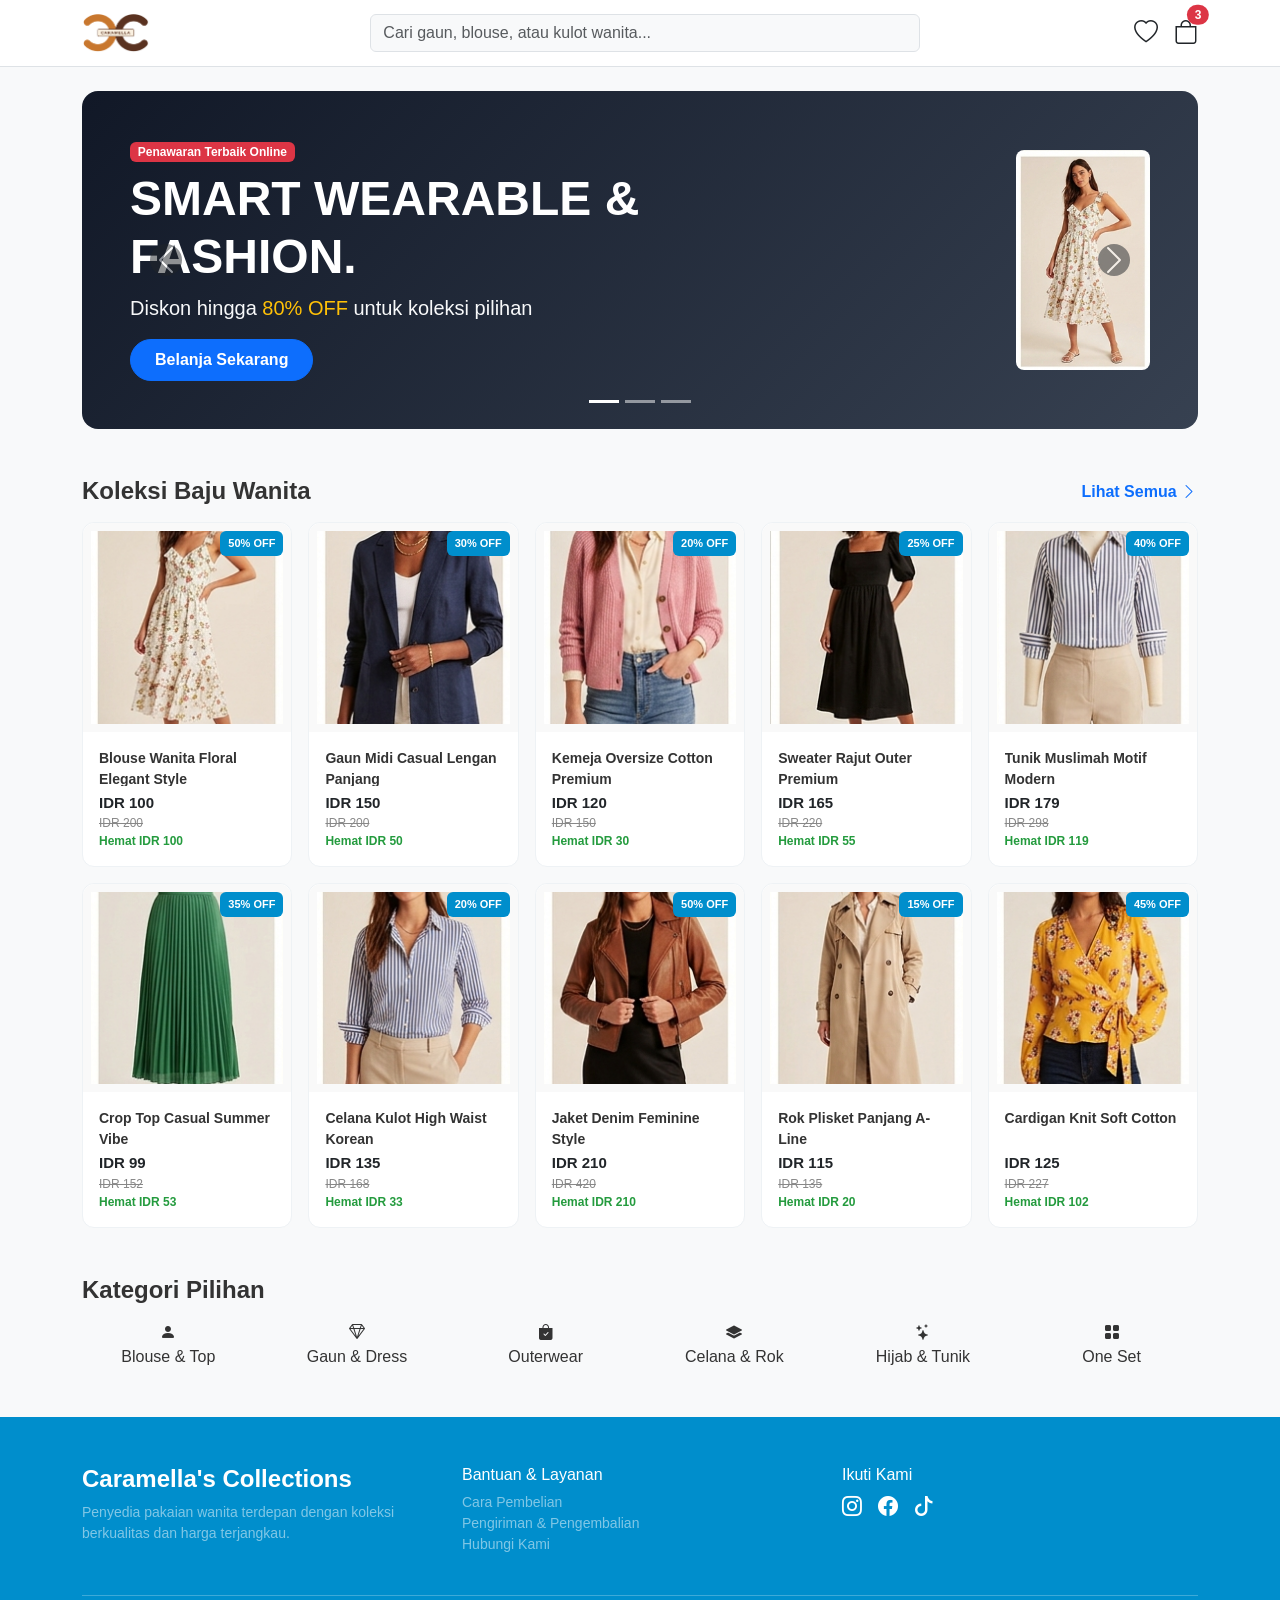
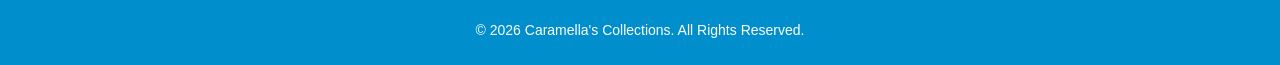
<file: caramella/index.html>
<!DOCTYPE html>
<html lang="id">
<head>
    <meta charset="UTF-8">
    <meta name="viewport" content="width=device-width, initial-scale=1.0">
    <title>Caramella's Collections - Toko Baju Wanita</title>
    
    <!-- Plugin Bootstrap Local CSS -->
    <link rel="stylesheet" href="assets/plugins/bootstrap/css/bootstrap.min.css">
    <!-- Bootstrap Icons CDN -->
    <link rel="stylesheet" href="https://cdn.jsdelivr.net/npm/bootstrap-icons@1.10.5/font/bootstrap-icons.css">
    <!-- Custom CSS -->
    <link rel="stylesheet" href="assets/css/style.css">
</head>
<body>

    <!-- 1. Header / Navbar -->
    <nav class="navbar navbar-expand-lg navbar-light bg-white border-bottom sticky-top">
        <div class="container">
            <a class="navbar-brand d-flex align-items-center gap-2" href="index.html">
                <img src="assets/img/logo.png" alt="Caramella's Collections Logo" height="40" class="d-inline-block align-text-top">
            </a>
            <form class="d-flex mx-auto w-50 d-none d-lg-flex">
                <input class="form-control me-2 bg-light" type="search" placeholder="Cari gaun, blouse, atau kulot wanita...">
            </form>
            <div class="d-flex align-items-center gap-3">
                <!-- Link Ke Favorit -->
                <a href="favorit.html" class="text-dark"><i class="bi bi-heart fs-4"></i></a>
                <!-- Link Ke Daftar Belanjaan -->
                <a href="pesanan.html" class="text-dark position-relative">
                    <i class="bi bi-bag fs-4"></i>
                    <span class="position-absolute top-0 start-100 translate-middle badge rounded-pill bg-danger">3</span>
                </a>
            </div>
        </div>
    </nav>

    <div class="container my-4">

        <!-- 2. Hero Banner Carousel -->
        <div id="heroCarousel" class="carousel slide mb-5 hero-banner rounded-4 overflow-hidden" data-bs-ride="carousel" style="background: linear-gradient(135deg, #111827 0%, #374151 100%);">
            <!-- Indikator Slide -->
            <div class="carousel-indicators">
                <button type="button" data-bs-target="#heroCarousel" data-bs-slide-to="0" class="active" aria-current="true" aria-label="Slide 1"></button>
                <button type="button" data-bs-target="#heroCarousel" data-bs-slide-to="1" aria-label="Slide 2"></button>
                <button type="button" data-bs-target="#heroCarousel" data-bs-slide-to="2" aria-label="Slide 3"></button>
            </div>

            <div class="carousel-inner p-4 p-md-5">
                <!-- Slide 1 -->
                <div class="carousel-item active">
                    <div class="row align-items-center">
                        <div class="col-md-8 text-white">
                            <span class="badge bg-danger mb-2">Penawaran Terbaik Online</span>
                            <h1 class="fw-bold display-5">SMART WEARABLE & FASHION.</h1>
                            <p class="lead text-light">Diskon hingga <strong class="text-warning">80% OFF</strong> untuk koleksi pilihan</p>
                            <a href="#" class="btn btn-primary px-4 py-2 rounded-pill fw-semibold">Belanja Sekarang</a>
                        </div>
                        <div class="col-md-4 text-end d-none d-md-block">
                            <img src="assets/img/barang1.png" alt="Promo 1" class="img-fluid rounded-3" style="max-height: 220px; object-fit: contain;">
                        </div>
                    </div>
                </div>

                <!-- Slide 2 -->
                <div class="carousel-item">
                    <div class="row align-items-center">
                        <div class="col-md-8 text-white">
                            <span class="badge bg-danger mb-2">Special Season</span>
                            <h1 class="fw-bold display-5">KOLEKSI WANITA ELEGUS.</h1>
                            <p class="lead text-light">Tampil menawan dengan tren busana terbaru tahun ini.</p>
                            <a href="#" class="btn btn-primary px-4 py-2 rounded-pill fw-semibold">Lihat Koleksi</a>
                        </div>
                        <div class="col-md-4 text-end d-none d-md-block">
                            <img src="assets/img/barang2.png" alt="Promo 2" class="img-fluid rounded-3" style="max-height: 220px; object-fit: contain;">
                        </div>
                    </div>
                </div>

                <!-- Slide 3 -->
                <div class="carousel-item">
                    <div class="row align-items-center">
                        <div class="col-md-8 text-white">
                            <span class="badge bg-danger mb-2">Flash Sale</span>
                            <h1 class="fw-bold display-5">NEW ARRIVAL DRESS.</h1>
                            <p class="lead text-light">Dapatkan potongan harga spesial khusus hari ini.</p>
                            <a href="#" class="btn btn-primary px-4 py-2 rounded-pill fw-semibold">Ambil Promo</a>
                        </div>
                        <div class="col-md-4 text-end d-none d-md-block">
                            <img src="assets/img/barang3.png" alt="Promo 3" class="img-fluid rounded-3" style="max-height: 220px; object-fit: contain;">
                        </div>
                    </div>
                </div>
            </div>

            <!-- Navigasi Kiri & Kanan -->
            <button class="carousel-control-prev" type="button" data-bs-target="#heroCarousel" data-bs-slide="prev">
                <span class="carousel-control-prev-icon bg-dark rounded-circle p-3" aria-hidden="true"></span>
                <span class="visually-hidden">Previous</span>
            </button>
            <button class="carousel-control-next" type="button" data-bs-target="#heroCarousel" data-bs-slide="next">
                <span class="carousel-control-next-icon bg-dark rounded-circle p-3" aria-hidden="true"></span>
                <span class="visually-hidden">Next</span>
            </button>
        </div>

        <!-- 3. Katalog Baju Wanita -->
        <div class="mb-5">
            <div class="d-flex justify-content-between align-items-center mb-3">
                <h2 class="h4 fw-bold mb-0">Koleksi Baju Wanita</h2>
                <button type="button" id="btnLihatSemua" class="btn btn-link text-primary text-decoration-none fw-semibold p-0">
                    Lihat Semua <i class="bi bi-chevron-right" id="iconLihatSemua"></i>
                </button>
            </div>

            <div class="row g-3" id="productGrid">
                
                <!-- 10 Produk Pertama (Langsung Tampil) -->
                <!-- Barang 1 -->
                <div class="col-6 col-lg-2-4">
                    <a href="produk.html" class="text-decoration-none">
                        <div class="product-card">
                            <span class="badge-discount">50% OFF</span>
                            <div class="product-img-wrapper"><img src="assets/img/barang1.png" alt="Barang 1"></div>
                            <div class="p-3">
                                <div class="product-title">Blouse Wanita Floral Elegant Style</div>
                                <div class="product-price text-dark">IDR 100</div>
                                <div class="product-old-price">IDR 200</div>
                                <div class="product-save">Hemat IDR 100</div>
                            </div>
                        </div>
                    </a>
                </div>

                <!-- Barang 2 -->
                <div class="col-6 col-lg-2-4">
                    <a href="produk.html" class="text-decoration-none">
                        <div class="product-card">
                            <span class="badge-discount">30% OFF</span>
                            <div class="product-img-wrapper"><img src="assets/img/barang2.png" alt="Barang 2"></div>
                            <div class="p-3">
                                <div class="product-title">Gaun Midi Casual Lengan Panjang</div>
                                <div class="product-price text-dark">IDR 150</div>
                                <div class="product-old-price">IDR 200</div>
                                <div class="product-save">Hemat IDR 50</div>
                            </div>
                        </div>
                    </a>
                </div>

                <!-- Barang 3 -->
                <div class="col-6 col-lg-2-4">
                    <a href="produk.html" class="text-decoration-none">
                        <div class="product-card">
                            <span class="badge-discount">20% OFF</span>
                            <div class="product-img-wrapper"><img src="assets/img/barang3.png" alt="Barang 3"></div>
                            <div class="p-3">
                                <div class="product-title">Kemeja Oversize Cotton Premium</div>
                                <div class="product-price text-dark">IDR 120</div>
                                <div class="product-old-price">IDR 150</div>
                                <div class="product-save">Hemat IDR 30</div>
                            </div>
                        </div>
                    </a>
                </div>

                <!-- Barang 4 -->
                <div class="col-6 col-lg-2-4">
                    <a href="produk.html" class="text-decoration-none">
                        <div class="product-card">
                            <span class="badge-discount">25% OFF</span>
                            <div class="product-img-wrapper"><img src="assets/img/barang4.png" alt="Barang 4"></div>
                            <div class="p-3">
                                <div class="product-title">Sweater Rajut Outer Premium</div>
                                <div class="product-price text-dark">IDR 165</div>
                                <div class="product-old-price">IDR 220</div>
                                <div class="product-save">Hemat IDR 55</div>
                            </div>
                        </div>
                    </a>
                </div>

                <!-- Barang 5 -->
                <div class="col-6 col-lg-2-4">
                    <a href="produk.html" class="text-decoration-none">
                        <div class="product-card">
                            <span class="badge-discount">40% OFF</span>
                            <div class="product-img-wrapper"><img src="assets/img/barang5.png" alt="Barang 5"></div>
                            <div class="p-3">
                                <div class="product-title">Tunik Muslimah Motif Modern</div>
                                <div class="product-price text-dark">IDR 179</div>
                                <div class="product-old-price">IDR 298</div>
                                <div class="product-save">Hemat IDR 119</div>
                            </div>
                        </div>
                    </a>
                </div>

                <!-- Barang 6 -->
                <div class="col-6 col-lg-2-4">
                    <a href="produk.html" class="text-decoration-none">
                        <div class="product-card">
                            <span class="badge-discount">35% OFF</span>
                            <div class="product-img-wrapper"><img src="assets/img/barang6.png" alt="Barang 6"></div>
                            <div class="p-3">
                                <div class="product-title">Crop Top Casual Summer Vibe</div>
                                <div class="product-price text-dark">IDR 99</div>
                                <div class="product-old-price">IDR 152</div>
                                <div class="product-save">Hemat IDR 53</div>
                            </div>
                        </div>
                    </a>
                </div>

                <!-- Barang 7 -->
                <div class="col-6 col-lg-2-4">
                    <a href="produk.html" class="text-decoration-none">
                        <div class="product-card">
                            <span class="badge-discount">20% OFF</span>
                            <div class="product-img-wrapper"><img src="assets/img/barang7.png" alt="Barang 7"></div>
                            <div class="p-3">
                                <div class="product-title">Celana Kulot High Waist Korean</div>
                                <div class="product-price text-dark">IDR 135</div>
                                <div class="product-old-price">IDR 168</div>
                                <div class="product-save">Hemat IDR 33</div>
                            </div>
                        </div>
                    </a>
                </div>

                <!-- Barang 8 -->
                <div class="col-6 col-lg-2-4">
                    <a href="produk.html" class="text-decoration-none">
                        <div class="product-card">
                            <span class="badge-discount">50% OFF</span>
                            <div class="product-img-wrapper"><img src="assets/img/barang8.png" alt="Barang 8"></div>
                            <div class="p-3">
                                <div class="product-title">Jaket Denim Feminine Style</div>
                                <div class="product-price text-dark">IDR 210</div>
                                <div class="product-old-price">IDR 420</div>
                                <div class="product-save">Hemat IDR 210</div>
                            </div>
                        </div>
                    </a>
                </div>

                <!-- Barang 9 -->
                <div class="col-6 col-lg-2-4">
                    <a href="produk.html" class="text-decoration-none">
                        <div class="product-card">
                            <span class="badge-discount">15% OFF</span>
                            <div class="product-img-wrapper"><img src="assets/img/barang9.png" alt="Barang 9"></div>
                            <div class="p-3">
                                <div class="product-title">Rok Plisket Panjang A-Line</div>
                                <div class="product-price text-dark">IDR 115</div>
                                <div class="product-old-price">IDR 135</div>
                                <div class="product-save">Hemat IDR 20</div>
                            </div>
                        </div>
                    </a>
                </div>

                <!-- Barang 10 -->
                <div class="col-6 col-lg-2-4">
                    <a href="produk.html" class="text-decoration-none">
                        <div class="product-card">
                            <span class="badge-discount">45% OFF</span>
                            <div class="product-img-wrapper"><img src="assets/img/barang10.png" alt="Barang 10"></div>
                            <div class="p-3">
                                <div class="product-title">Cardigan Knit Soft Cotton</div>
                                <div class="product-price text-dark">IDR 125</div>
                                <div class="product-old-price">IDR 227</div>
                                <div class="product-save">Hemat IDR 102</div>
                            </div>
                        </div>
                    </a>
                </div>

                <!-- Produks Tambahan 11-24 (Tersembunyi via 'extra-product d-none') -->
                <!-- Barang 11 -->
                <div class="col-6 col-lg-2-4 extra-product d-none">
                    <a href="produk.html" class="text-decoration-none">
                        <div class="product-card">
                            <span class="badge-discount">30% OFF</span>
                            <div class="product-img-wrapper"><img src="assets/img/barang11.png" alt="Barang 11"></div>
                            <div class="p-3">
                                <div class="product-title">Dress Maxi Silk Formal Event</div>
                                <div class="product-price text-dark">IDR 249</div>
                                <div class="product-old-price">IDR 355</div>
                                <div class="product-save">Hemat IDR 106</div>
                            </div>
                        </div>
                    </a>
                </div>

                <!-- Barang 12 -->
                <div class="col-6 col-lg-2-4 extra-product d-none">
                    <a href="produk.html" class="text-decoration-none">
                        <div class="product-card">
                            <span class="badge-discount">50% OFF</span>
                            <div class="product-img-wrapper"><img src="assets/img/barang12.png" alt="Barang 12"></div>
                            <div class="p-3">
                                <div class="product-title">Setelan One Set Santai Casual</div>
                                <div class="product-price text-dark">IDR 159</div>
                                <div class="product-old-price">IDR 318</div>
                                <div class="product-save">Hemat IDR 159</div>
                            </div>
                        </div>
                    </a>
                </div>

                <!-- Barang 13 -->
                <div class="col-6 col-lg-2-4 extra-product d-none">
                    <a href="produk.html" class="text-decoration-none">
                        <div class="product-card">
                            <span class="badge-discount">20% OFF</span>
                            <div class="product-img-wrapper"><img src="assets/img/barang1.png" alt="Barang 13"></div>
                            <div class="p-3">
                                <div class="product-title">Blouse Silk Satin Chic Style</div>
                                <div class="product-price text-dark">IDR 130</div>
                                <div class="product-old-price">IDR 160</div>
                                <div class="product-save">Hemat IDR 30</div>
                            </div>
                        </div>
                    </a>
                </div>

                <!-- Barang 14 -->
                <div class="col-6 col-lg-2-4 extra-product d-none">
                    <a href="produk.html" class="text-decoration-none">
                        <div class="product-card">
                            <span class="badge-discount">35% OFF</span>
                            <div class="product-img-wrapper"><img src="assets/img/barang2.png" alt="Barang 14"></div>
                            <div class="p-3">
                                <div class="product-title">Gaun Pesta Brokat Premium</div>
                                <div class="product-price text-dark">IDR 210</div>
                                <div class="product-old-price">IDR 320</div>
                                <div class="product-save">Hemat IDR 110</div>
                            </div>
                        </div>
                    </a>
                </div>

                <!-- Barang 15 -->
                <div class="col-6 col-lg-2-4 extra-product d-none">
                    <a href="produk.html" class="text-decoration-none">
                        <div class="product-card">
                            <span class="badge-discount">15% OFF</span>
                            <div class="product-img-wrapper"><img src="assets/img/barang3.png" alt="Barang 15"></div>
                            <div class="p-3">
                                <div class="product-title">Kemeja Linen Casual Summer</div>
                                <div class="product-price text-dark">IDR 140</div>
                                <div class="product-old-price">IDR 165</div>
                                <div class="product-save">Hemat IDR 25</div>
                            </div>
                        </div>
                    </a>
                </div>

                <!-- Barang 16 -->
                <div class="col-6 col-lg-2-4 extra-product d-none">
                    <a href="produk.html" class="text-decoration-none">
                        <div class="product-card">
                            <span class="badge-discount">40% OFF</span>
                            <div class="product-img-wrapper"><img src="assets/img/barang4.png" alt="Barang 16"></div>
                            <div class="p-3">
                                <div class="product-title">Sweater V-Neck Minimalist</div>
                                <div class="product-price text-dark">IDR 110</div>
                                <div class="product-old-price">IDR 183</div>
                                <div class="product-save">Hemat IDR 73</div>
                            </div>
                        </div>
                    </a>
                </div>

                <!-- Barang 17 -->
                <div class="col-6 col-lg-2-4 extra-product d-none">
                    <a href="produk.html" class="text-decoration-none">
                        <div class="product-card">
                            <span class="badge-discount">25% OFF</span>
                            <div class="product-img-wrapper"><img src="assets/img/barang5.png" alt="Barang 17"></div>
                            <div class="p-3">
                                <div class="product-title">Tunik Rayon Pattern Floral</div>
                                <div class="product-price text-dark">IDR 160</div>
                                <div class="product-old-price">IDR 213</div>
                                <div class="product-save">Hemat IDR 53</div>
                            </div>
                        </div>
                    </a>
                </div>

                <!-- Barang 18 -->
                <div class="col-6 col-lg-2-4 extra-product d-none">
                    <a href="produk.html" class="text-decoration-none">
                        <div class="product-card">
                            <span class="badge-discount">50% OFF</span>
                            <div class="product-img-wrapper"><img src="assets/img/barang6.png" alt="Barang 18"></div>
                            <div class="p-3">
                                <div class="product-title">Crop Top Ribbed Knit</div>
                                <div class="product-price text-dark">IDR 85</div>
                                <div class="product-old-price">IDR 170</div>
                                <div class="product-save">Hemat IDR 85</div>
                            </div>
                        </div>
                    </a>
                </div>

                <!-- Barang 19 -->
                <div class="col-6 col-lg-2-4 extra-product d-none">
                    <a href="produk.html" class="text-decoration-none">
                        <div class="product-card">
                            <span class="badge-discount">30% OFF</span>
                            <div class="product-img-wrapper"><img src="assets/img/barang7.png" alt="Barang 19"></div>
                            <div class="p-3">
                                <div class="product-title">Kulot Pleated Loose Pants</div>
                                <div class="product-price text-dark">IDR 145</div>
                                <div class="product-old-price">IDR 207</div>
                                <div class="product-save">Hemat IDR 62</div>
                            </div>
                        </div>
                    </a>
                </div>

                <!-- Barang 20 -->
                <div class="col-6 col-lg-2-4 extra-product d-none">
                    <a href="produk.html" class="text-decoration-none">
                        <div class="product-card">
                            <span class="badge-discount">20% OFF</span>
                            <div class="product-img-wrapper"><img src="assets/img/barang8.png" alt="Barang 20"></div>
                            <div class="p-3">
                                <div class="product-title">Jaket Parka Canvas Layer</div>
                                <div class="product-price text-dark">IDR 230</div>
                                <div class="product-old-price">IDR 287</div>
                                <div class="product-save">Hemat IDR 57</div>
                            </div>
                        </div>
                    </a>
                </div>

                <!-- Barang 21 -->
                <div class="col-6 col-lg-2-4 extra-product d-none">
                    <a href="produk.html" class="text-decoration-none">
                        <div class="product-card">
                            <span class="badge-discount">45% OFF</span>
                            <div class="product-img-wrapper"><img src="assets/img/barang9.png" alt="Barang 21"></div>
                            <div class="p-3">
                                <div class="product-title">Rok Span Office Wear</div>
                                <div class="product-price text-dark">IDR 105</div>
                                <div class="product-old-price">IDR 190</div>
                                <div class="product-save">Hemat IDR 85</div>
                            </div>
                        </div>
                    </a>
                </div>

                <!-- Barang 22 -->
                <div class="col-6 col-lg-2-4 extra-product d-none">
                    <a href="produk.html" class="text-decoration-none">
                        <div class="product-card">
                            <span class="badge-discount">10% OFF</span>
                            <div class="product-img-wrapper"><img src="assets/img/barang10.png" alt="Barang 22"></div>
                            <div class="p-3">
                                <div class="product-title">Cardigan Outwear Long Line</div>
                                <div class="product-price text-dark">IDR 135</div>
                                <div class="product-old-price">IDR 150</div>
                                <div class="product-save">Hemat IDR 15</div>
                            </div>
                        </div>
                    </a>
                </div>

                <!-- Barang 23 -->
                <div class="col-6 col-lg-2-4 extra-product d-none">
                    <a href="produk.html" class="text-decoration-none">
                        <div class="product-card">
                            <span class="badge-discount">35% OFF</span>
                            <div class="product-img-wrapper"><img src="assets/img/barang11.png" alt="Barang 23"></div>
                            <div class="p-3">
                                <div class="product-title">Dress Floral Vintage Look</div>
                                <div class="product-price text-dark">IDR 195</div>
                                <div class="product-old-price">IDR 300</div>
                                <div class="product-save">Hemat IDR 105</div>
                            </div>
                        </div>
                    </a>
                </div>

                <!-- Barang 24 -->
                <div class="col-6 col-lg-2-4 extra-product d-none">
                    <a href="produk.html" class="text-decoration-none">
                        <div class="product-card">
                            <span class="badge-discount">50% OFF</span>
                            <div class="product-img-wrapper"><img src="assets/img/barang12.png" alt="Barang 24"></div>
                            <div class="p-3">
                                <div class="product-title">Setelan Pajamas Linen Premium</div>
                                <div class="product-price text-dark">IDR 140</div>
                                <div class="product-old-price">IDR 280</div>
                                <div class="product-save">Hemat IDR 140</div>
                            </div>
                        </div>
                    </a>
                </div>

            </div>
        </div>

        <!-- 4. Kategori Pilihan -->
        <div class="mb-5">
            <h2 class="h4 fw-bold mb-3">Kategori Pilihan</h2>
            <div class="row text-center g-3">
                <div class="col-4 col-md-2">
                    <div class="category-circle"><i class="bi bi-person-fill"></i></div>
                    <div class="category-text">Blouse & Top</div>
                </div>
                <div class="col-4 col-md-2">
                    <div class="category-circle"><i class="bi bi-gem"></i></div>
                    <div class="category-text">Gaun & Dress</div>
                </div>
                <div class="col-4 col-md-2">
                    <div class="category-circle"><i class="bi bi-bag-check-fill"></i></div>
                    <div class="category-text">Outerwear</div>
                </div>
                <div class="col-4 col-md-2">
                    <div class="category-circle"><i class="bi bi-layers-fill"></i></div>
                    <div class="category-text">Celana & Rok</div>
                </div>
                <div class="col-4 col-md-2">
                    <div class="category-circle"><i class="bi bi-stars"></i></div>
                    <div class="category-text">Hijab & Tunik</div>
                </div>
                <div class="col-4 col-md-2">
                    <div class="category-circle"><i class="bi bi-grid-fill"></i></div>
                    <div class="category-text">One Set</div>
                </div>
            </div>
        </div>

    </div>

    <!-- 5. Footer -->
    <footer class="bg-primary text-white pt-5 pb-4 mt-5" style="background-color: var(--primary-color) !important;">
        <div class="container">
            <div class="row gy-4">
                <div class="col-md-4">
                    <h5 class="fw-bold fs-4">Caramella's Collections</h5>
                    <p class="small text-white-50">Penyedia pakaian wanita terdepan dengan koleksi berkualitas dan harga terjangkau.</p>
                </div>
                <div class="col-md-4">
                    <h6>Bantuan & Layanan</h6>
                    <ul class="list-unstyled small">
                        <li><a href="#" class="text-white-50 text-decoration-none">Cara Pembelian</a></li>
                        <li><a href="#" class="text-white-50 text-decoration-none">Pengiriman & Pengembalian</a></li>
                        <li><a href="#" class="text-white-50 text-decoration-none">Hubungi Kami</a></li>
                    </ul>
                </div>
                <div class="col-md-4">
                    <h6>Ikuti Kami</h6>
                    <div class="d-flex gap-3 fs-5">
                        <a href="#" class="text-white"><i class="bi bi-instagram"></i></a>
                        <a href="#" class="text-white"><i class="bi bi-facebook"></i></a>
                        <a href="#" class="text-white"><i class="bi bi-tiktok"></i></a>
                    </div>
                </div>
            </div>
            <hr class="border-light opacity-25 my-4">
            <p class="text-center small mb-0">&copy; 2026 Caramella's Collections. All Rights Reserved.</p>
        </div>
    </footer>

    <!-- Plugin JS Bootstrap Local & Custom Main JS -->
    <script src="assets/plugins/bootstrap/js/bootstrap.bundle.min.js"></script>
    <script src="assets/js/main.js"></script>
</body>
</html>
</file>
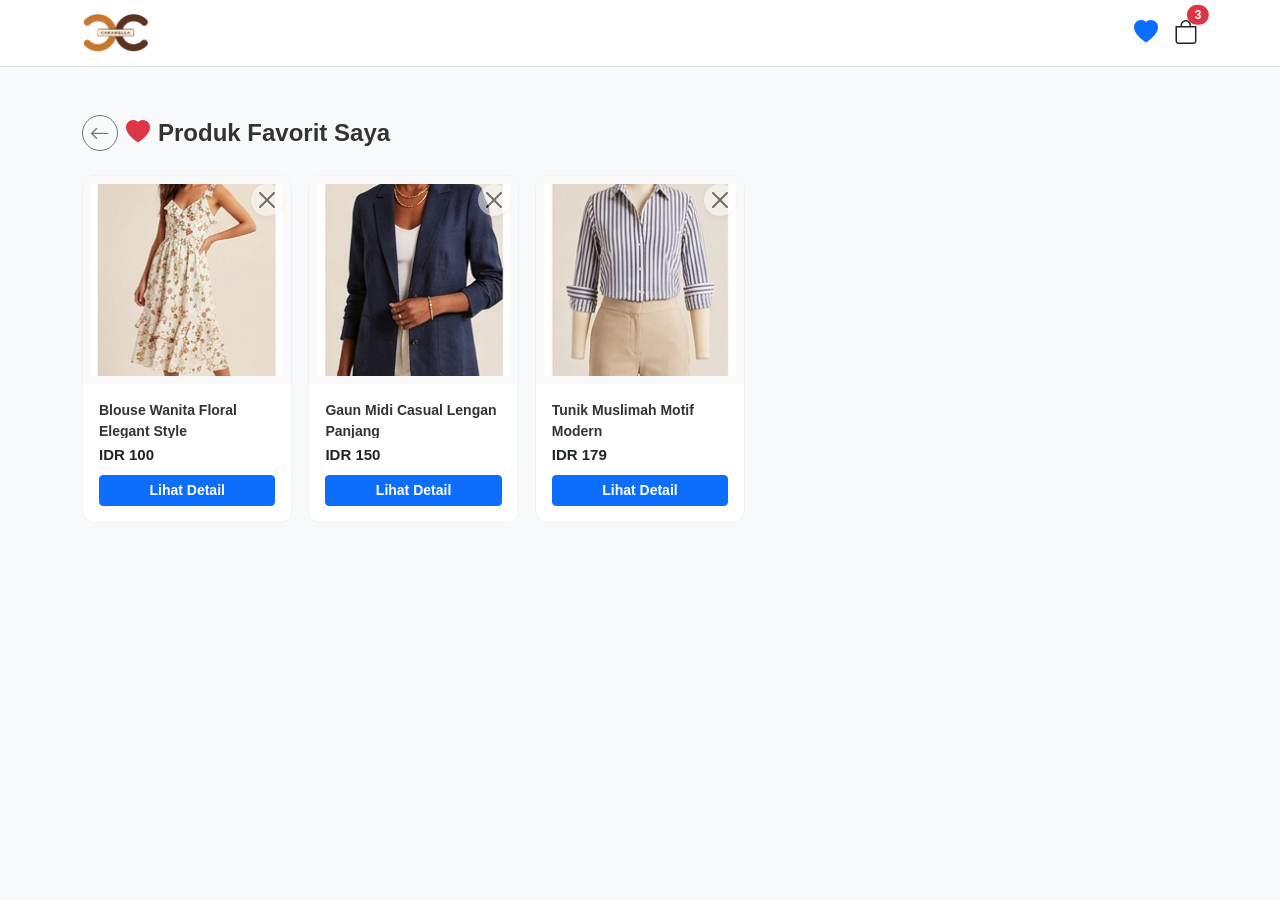
<file: caramella/favorit.html>
<!DOCTYPE html>
<html lang="id">
<head>
    <meta charset="UTF-8">
    <meta name="viewport" content="width=device-width, initial-scale=1.0">
    <title>Favorit Saya - Caramella's Collections</title>
    <!-- Plugin Bootstrap Local CSS -->
    <link rel="stylesheet" href="assets/plugins/bootstrap/css/bootstrap.min.css">
    <!-- Bootstrap Icons -->
    <link rel="stylesheet" href="https://cdn.jsdelivr.net/npm/bootstrap-icons@1.10.5/font/bootstrap-icons.css">
    <!-- Custom CSS -->
    <link rel="stylesheet" href="assets/css/style.css">
</head>
<body class="bg-light">

    <!-- Navbar -->
    <nav class="navbar navbar-expand-lg navbar-light bg-white border-bottom sticky-top">
        <div class="container">
            <a class="navbar-brand d-flex align-items-center gap-2" href="index.html">
                <img src="assets/img/logo.png" alt="Caramella Logo" height="40">
            </a>
            <div class="d-flex align-items-center gap-3">
                <a href="favorit.html" class="text-primary"><i class="bi bi-heart-fill fs-4"></i></a>
                <a href="pesanan.html" class="text-dark position-relative">
                    <i class="bi bi-bag fs-4"></i>
                    <span class="position-absolute top-0 start-100 translate-middle badge rounded-pill bg-danger">3</span>
                </a>
            </div>
        </div>
    </nav>

    <div class="container my-5">
        <div class="d-flex align-items-center gap-2 mb-4">
            <a href="index.html" class="btn btn-outline-secondary btn-sm rounded-circle d-flex align-items-center justify-content-center" style="width: 36px; height: 36px;">
                <i class="bi bi-arrow-left fs-5"></i>
            </a>
            <h4 class="fw-bold m-0"><i class="bi bi-heart-fill text-danger me-2"></i>Produk Favorit Saya</h4>
        </div>

        <div class="row g-3">
            <!-- Item Favorit 1 -->
            <div class="col-6 col-lg-2-4">
                <div class="product-card">
                    <button type="button" class="btn-close position-absolute top-0 end-0 m-2 z-3 bg-white p-2 rounded-circle shadow-sm" aria-label="Remove"></button>
                    <div class="product-img-wrapper">
                        <img src="assets/img/barang1.png" alt="Barang 1">
                    </div>
                    <div class="p-3">
                        <div class="product-title">Blouse Wanita Floral Elegant Style</div>
                        <div class="product-price text-dark mb-2">IDR 100</div>
                        <a href="produk.html" class="btn btn-primary btn-sm w-100 fw-semibold">Lihat Detail</a>
                    </div>
                </div>
            </div>

            <!-- Item Favorit 2 -->
            <div class="col-6 col-lg-2-4">
                <div class="product-card">
                    <button type="button" class="btn-close position-absolute top-0 end-0 m-2 z-3 bg-white p-2 rounded-circle shadow-sm" aria-label="Remove"></button>
                    <div class="product-img-wrapper">
                        <img src="assets/img/barang2.png" alt="Barang 2">
                    </div>
                    <div class="p-3">
                        <div class="product-title">Gaun Midi Casual Lengan Panjang</div>
                        <div class="product-price text-dark mb-2">IDR 150</div>
                        <a href="produk.html" class="btn btn-primary btn-sm w-100 fw-semibold">Lihat Detail</a>
                    </div>
                </div>
            </div>

            <!-- Item Favorit 3 -->
            <div class="col-6 col-lg-2-4">
                <div class="product-card">
                    <button type="button" class="btn-close position-absolute top-0 end-0 m-2 z-3 bg-white p-2 rounded-circle shadow-sm" aria-label="Remove"></button>
                    <div class="product-img-wrapper">
                        <img src="assets/img/barang5.png" alt="Barang 5">
                    </div>
                    <div class="p-3">
                        <div class="product-title">Tunik Muslimah Motif Modern</div>
                        <div class="product-price text-dark mb-2">IDR 179</div>
                        <a href="produk.html" class="btn btn-primary btn-sm w-100 fw-semibold">Lihat Detail</a>
                    </div>
                </div>
            </div>
        </div>
    </div>

    <script src="assets/plugins/bootstrap/js/bootstrap.bundle.min.js"></script>
    <script src="assets/js/main.js"></script>
</body>
</html>
</file>
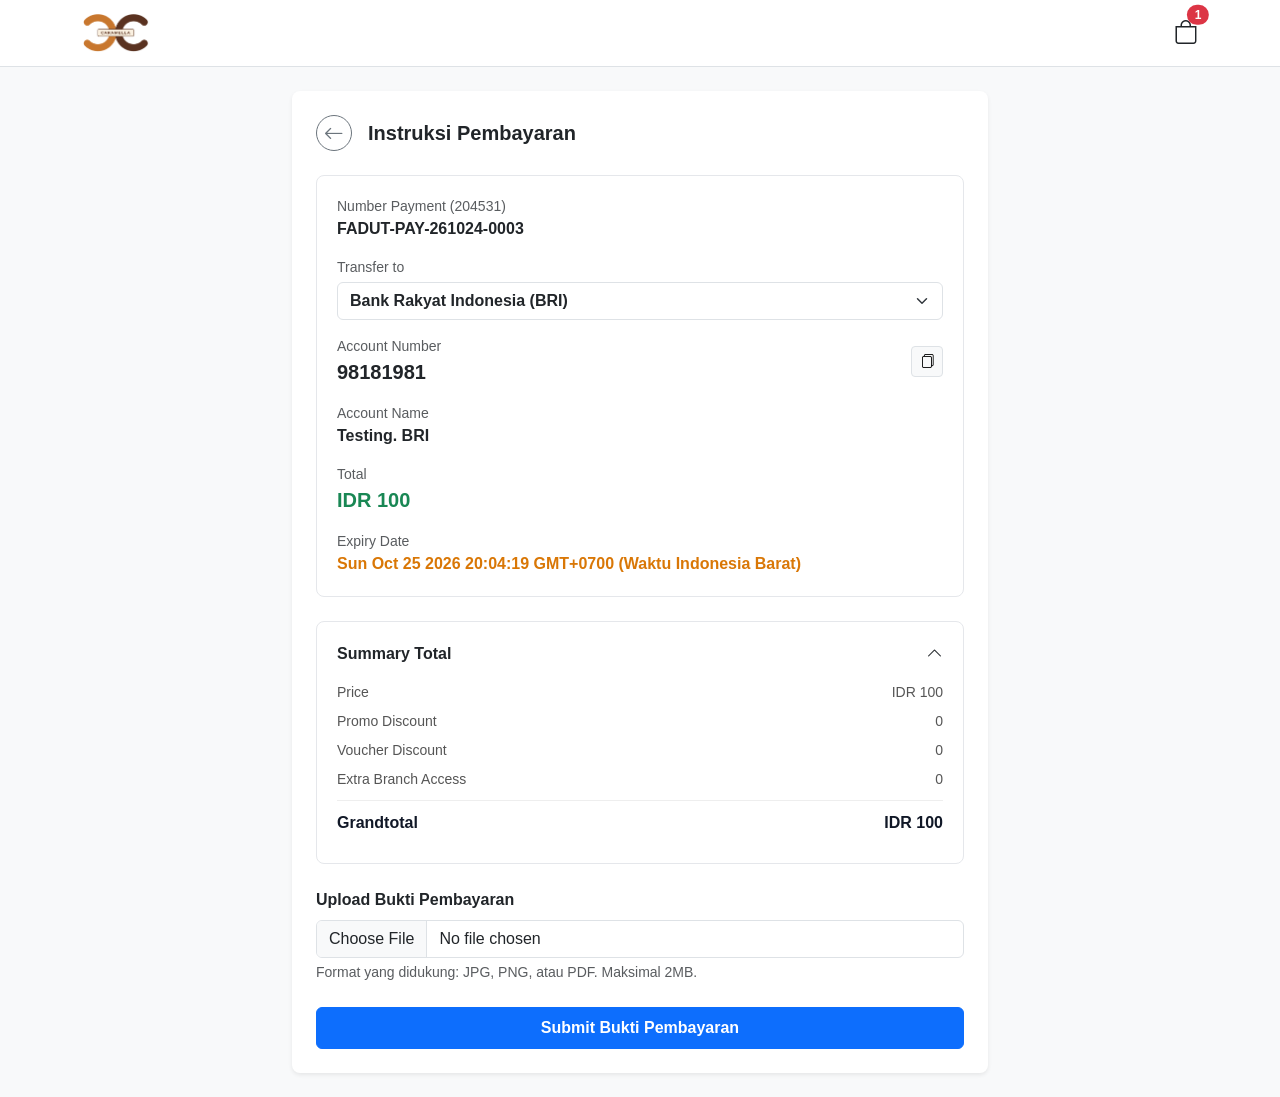
<file: caramella/payment.html>
<!DOCTYPE html>
<html lang="id">
<head>
    <meta charset="UTF-8">
    <meta name="viewport" content="width=device-width, initial-scale=1.0">
    <title>Instruksi Pembayaran - Caramella</title>
    <!-- Plugin Bootstrap Local CSS -->
    <link rel="stylesheet" href="assets/plugins/bootstrap/css/bootstrap.min.css">
    <!-- Bootstrap Icons -->
    <link rel="stylesheet" href="https://cdn.jsdelivr.net/npm/bootstrap-icons@1.10.5/font/bootstrap-icons.css">
    <!-- Custom CSS -->
    <link rel="stylesheet" href="assets/css/style.css">
</head>
<body class="bg-light">

    <!-- Header / Navbar dengan Logo Baru -->
    <nav class="navbar navbar-expand-lg navbar-light bg-white border-bottom sticky-top">
        <div class="container">
            <a class="navbar-brand d-flex align-items-center gap-2" href="index.html">
                <img src="assets/img/logo.png" alt="Caramella Logo" height="40" class="d-inline-block align-text-top">
            </a>
            <div class="d-flex align-items-center gap-3">
                <a href="#" class="text-dark position-relative">
                    <i class="bi bi-bag fs-4"></i>
                    <span class="position-absolute top-0 start-100 translate-middle badge rounded-pill bg-danger">1</span>
                </a>
            </div>
        </div>
    </nav>

    <div class="container my-4" style="max-width: 720px;">
        <div class="card border-0 shadow-sm rounded-3">
            <div class="card-body p-4">
                
                <!-- Tombol Back & Header Pembayaran -->
                <div class="d-flex align-items-center gap-3 mb-4">
                    <a href="produk.html" class="btn btn-outline-secondary btn-sm rounded-circle d-flex align-items-center justify-content-center" style="width: 36px; height: 36px;" title="Kembali ke Detail Produk">
                        <i class="bi bi-arrow-left fs-5"></i>
                    </a>
                    <h5 class="fw-bold m-0">Instruksi Pembayaran</h5>
                </div>

                <!-- Card Detail Rekening -->
                <div class="payment-card mb-4">
                    <div class="mb-3">
                        <small class="text-muted d-block">Number Payment (204531)</small>
                        <span class="fw-bold text-uppercase">FADUT-PAY-261024-0003</span>
                    </div>

                    <!-- Dropdown Pilihan Bank -->
                    <div class="mb-3">
                        <label for="selectBank" class="text-muted small d-block mb-1">Transfer to</label>
                        <select class="form-select fw-bold border-1" id="selectBank">
                            <option value="BRI" selected>Bank Rakyat Indonesia (BRI)</option>
                            <option value="BNI">Bank Negara Indonesia (BNI)</option>
                            <option value="MANDIRI">Bank Mandiri</option>
                            <option value="BSI">Bank Syariah Indonesia (BSI)</option>
                            <option value="MEGA">Bank Mega</option>
                            <option value="BMS">Bank Mega Syariah</option>
                            <option value="SEABANK">Sea Bank</option>
                            <option value="SUPERBANK">Super Bank</option>
                        </select>
                    </div>

                    <div class="mb-3 d-flex justify-content-between align-items-center">
                        <div>
                            <small class="text-muted d-block">Account Number</small>
                            <span class="fw-bold fs-5" id="accountNumber">98181981</span>
                        </div>
                        <button class="btn btn-sm btn-light border" id="copyAccountBtn" type="button" title="Salin Nomor Rekening">
                            <i class="bi bi-files"></i>
                        </button>
                    </div>

                    <div class="mb-3">
                        <small class="text-muted d-block">Account Name</small>
                        <span class="fw-bold" id="accountName">Testing. BRI</span>
                    </div>

                    <div class="mb-3">
                        <small class="text-muted d-block">Total</small>
                        <span class="fw-bold text-success fs-5">IDR 100</span>
                    </div>

                    <div>
                        <small class="text-muted d-block">Expiry Date</small>
                        <span class="expiry-text">Sun Oct 25 2026 20:04:19 GMT+0700 (Waktu Indonesia Barat)</span>
                    </div>
                </div>

                <!-- Accordion Summary Total -->
                <div class="payment-card mb-4">
                    <div class="d-flex justify-content-between align-items-center cursor-pointer" 
                         data-bs-toggle="collapse" 
                         data-bs-target="#collapseSummary" 
                         aria-expanded="true" 
                         aria-controls="collapseSummary" 
                         id="summaryHeader" 
                         style="cursor: pointer;">
                        <h6 class="fw-bold m-0">Summary Total</h6>
                        <i class="bi bi-chevron-up transition-icon" id="accordionIcon"></i>
                    </div>

                    <!-- Body Accordion (Collapsible) -->
                    <div class="collapse show mt-3" id="collapseSummary">
                        <div class="summary-row">
                            <span>Price</span>
                            <span>IDR 100</span>
                        </div>
                        <div class="summary-row">
                            <span>Promo Discount</span>
                            <span>0</span>
                        </div>
                        <div class="summary-row">
                            <span>Voucher Discount</span>
                            <span>0</span>
                        </div>
                        <div class="summary-row">
                            <span>Extra Branch Access</span>
                            <span>0</span>
                        </div>
                        <div class="summary-row total">
                            <span>Grandtotal</span>
                            <span>IDR 100</span>
                        </div>
                    </div>
                </div>

                <!-- Form Upload Bukti Pembayaran -->
                <form id="paymentForm">
                    <div class="mb-4">
                        <label for="buktiPembayaran" class="form-label fw-bold">Upload Bukti Pembayaran</label>
                        <input class="form-control" type="file" id="buktiPembayaran" accept="image/*" required>
                        <div class="form-text">Format yang didukung: JPG, PNG, atau PDF. Maksimal 2MB.</div>
                    </div>

                    <button type="submit" class="btn btn-primary w-100 py-2 fw-bold">Submit Bukti Pembayaran</button>
                </form>

            </div>
        </div>
    </div>

    <!-- Modal Notifikasi Sedang Diproses -->
    <div class="modal fade" id="processNotificationModal" tabindex="-1" aria-hidden="true" data-bs-backdrop="static">
        <div class="modal-dialog modal-dialog-centered">
            <div class="modal-content text-center p-4">
                <div class="modal-body">
                    <i class="bi bi-clock-history text-warning display-1 mb-3"></i>
                    <h4 class="fw-bold">Pesanan Sedang Diproses</h4>
                    <p class="text-muted mt-2">
                        Terima kasih! Bukti pembayaran Anda telah kami terima dan sedang dalam verifikasi.
                    </p>
                    <div class="alert alert-info border-0 rounded-3 text-start mt-3" role="alert">
                        <i class="bi bi-info-circle-fill me-2"></i>
                        Jika dalam <strong>2 x 24 jam</strong> pesanan Anda belum diproses, silakan hubungi admin layanan pelanggan kami.
                    </div>
                    <a href="index.html" class="btn btn-primary mt-3 px-4">Kembali ke Beranda</a>
                </div>
            </div>
        </div>
    </div>

    <!-- Plugin JS Bootstrap Local & Custom JS -->
    <script src="assets/plugins/bootstrap/js/bootstrap.bundle.min.js"></script>
    <script src="assets/js/main.js"></script>
</body>
</html>
</file>
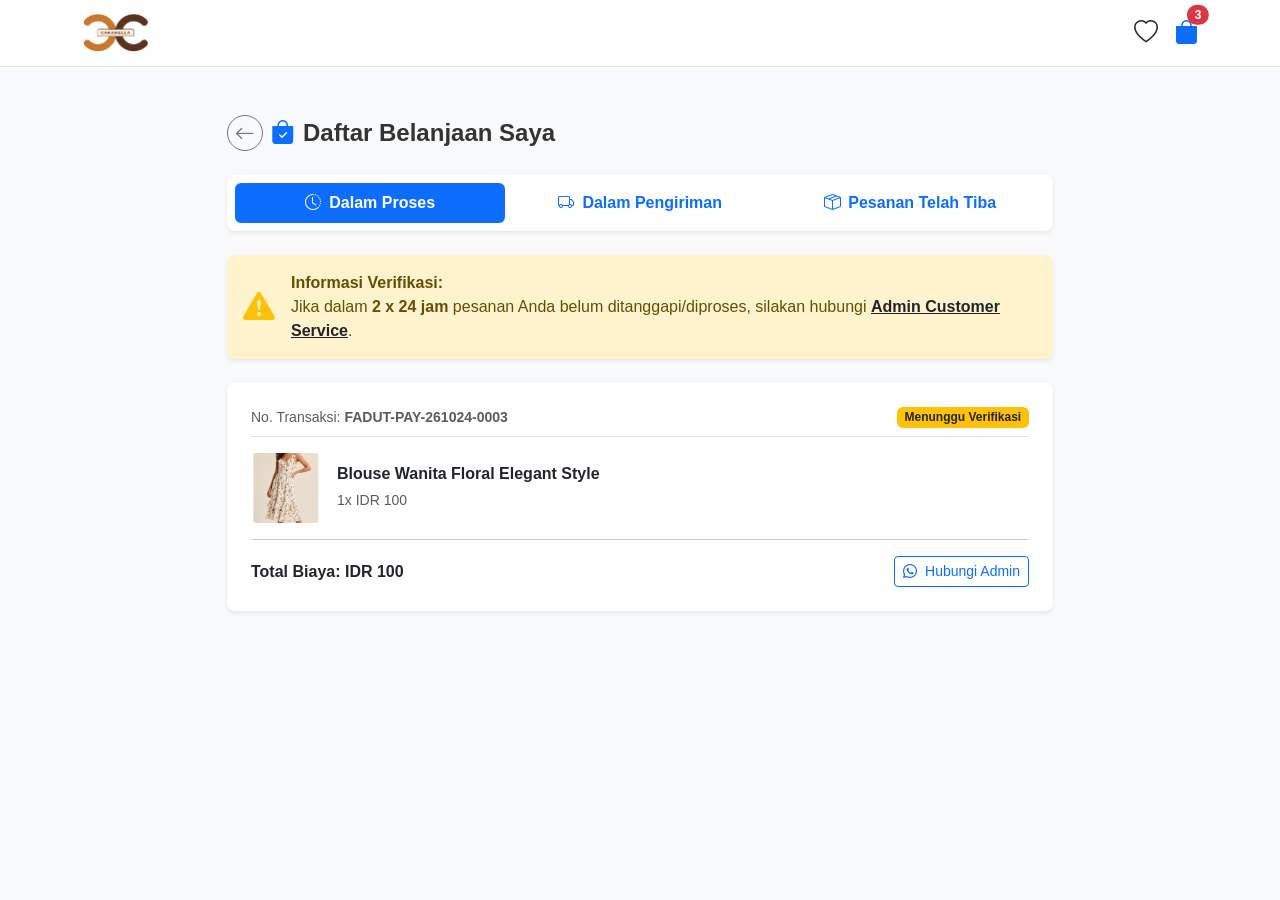
<file: caramella/pesanan.html>
<!DOCTYPE html>
<html lang="id">
<head>
    <meta charset="UTF-8">
    <meta name="viewport" content="width=device-width, initial-scale=1.0">
    <title>Daftar Belanja - Caramella's Collections</title>
    <!-- Plugin Bootstrap Local CSS -->
    <link rel="stylesheet" href="assets/plugins/bootstrap/css/bootstrap.min.css">
    <!-- Bootstrap Icons -->
    <link rel="stylesheet" href="https://cdn.jsdelivr.net/npm/bootstrap-icons@1.10.5/font/bootstrap-icons.css">
    <!-- Custom CSS -->
    <link rel="stylesheet" href="assets/css/style.css">
    <style>
        .star-rating i {
            font-size: 1.8rem;
            color: #ccc;
            cursor: pointer;
            transition: color 0.2s;
        }
        .star-rating i.active, .star-rating i:hover {
            color: #ffc107;
        }
    </style>
</head>
<body class="bg-light">

    <!-- Navbar -->
    <nav class="navbar navbar-expand-lg navbar-light bg-white border-bottom sticky-top">
        <div class="container">
            <a class="navbar-brand d-flex align-items-center gap-2" href="index.html">
                <img src="assets/img/logo.png" alt="Caramella Logo" height="40">
            </a>
            <div class="d-flex align-items-center gap-3">
                <a href="favorit.html" class="text-dark"><i class="bi bi-heart fs-4"></i></a>
                <a href="pesanan.html" class="text-primary position-relative">
                    <i class="bi bi-bag-fill fs-4"></i>
                    <span class="position-absolute top-0 start-100 translate-middle badge rounded-pill bg-danger">3</span>
                </a>
            </div>
        </div>
    </nav>

    <div class="container my-5" style="max-width: 850px;">
        <div class="d-flex align-items-center gap-2 mb-4">
            <a href="index.html" class="btn btn-outline-secondary btn-sm rounded-circle d-flex align-items-center justify-content-center" style="width: 36px; height: 36px;">
                <i class="bi bi-arrow-left fs-5"></i>
            </a>
            <h4 class="fw-bold m-0"><i class="bi bi-bag-check-fill text-primary me-2"></i>Daftar Belanjaan Saya</h4>
        </div>

        <!-- Tab Flow Status -->
        <ul class="nav nav-pills nav-justified bg-white p-2 rounded-3 shadow-sm mb-4" id="orderTab" role="tablist">
            <li class="nav-item" role="presentation">
                <button class="nav-link active fw-bold" id="proses-tab" data-bs-toggle="tab" data-bs-target="#proses" type="button" role="tab">
                    <i class="bi bi-clock-history me-1"></i> Dalam Proses
                </button>
            </li>
            <li class="nav-item" role="presentation">
                <button class="nav-link fw-bold" id="pengiriman-tab" data-bs-toggle="tab" data-bs-target="#pengiriman" type="button" role="tab">
                    <i class="bi bi-truck me-1"></i> Dalam Pengiriman
                </button>
            </li>
            <li class="nav-item" role="presentation">
                <button class="nav-link fw-bold" id="tiba-tab" data-bs-toggle="tab" data-bs-target="#tiba" type="button" role="tab">
                    <i class="bi bi-box-seam me-1"></i> Pesanan Telah Tiba
                </button>
            </li>
        </ul>

        <!-- Content Tab -->
        <div class="tab-content" id="orderTabContent">

            <!-- TAB 1: DALAM PROSES -->
            <div class="tab-pane fade show active" id="proses" role="tabpanel">
                <div class="alert alert-warning border-0 rounded-3 d-flex align-items-center gap-3 mb-4 shadow-sm" role="alert">
                    <i class="bi bi-exclamation-triangle-fill fs-2 text-warning"></i>
                    <div>
                        <strong>Informasi Verifikasi:</strong><br>
                        Jika dalam <strong>2 x 24 jam</strong> pesanan Anda belum ditanggapi/diproses, silakan hubungi <a href="https://wa.me/6281234567890" target="_blank" class="fw-bold text-dark text-decoration-underline">Admin Customer Service</a>.
                    </div>
                </div>

                <!-- Card Pesanan Dalam Proses -->
                <div class="card border-0 shadow-sm rounded-3 mb-3">
                    <div class="card-body p-4">
                        <div class="d-flex justify-content-between border-bottom pb-2 mb-3">
                            <span class="small text-muted">No. Transaksi: <strong>FADUT-PAY-261024-0003</strong></span>
                            <span class="badge bg-warning text-dark">Menunggu Verifikasi</span>
                        </div>
                        <div class="d-flex gap-3 align-items-center">
                            <img src="assets/img/barang1.png" alt="Barang" class="rounded-2" style="width: 70px; height: 70px; object-fit: cover;">
                            <div>
                                <h6 class="fw-bold mb-1">Blouse Wanita Floral Elegant Style</h6>
                                <span class="small text-muted">1x IDR 100</span>
                            </div>
                        </div>
                        <hr>
                        <div class="d-flex justify-content-between align-items-center">
                            <span class="fw-bold">Total Biaya: IDR 100</span>
                            <a href="https://wa.me/6281234567890" target="_blank" class="btn btn-outline-primary btn-sm"><i class="bi bi-whatsapp me-1"></i> Hubungi Admin</a>
                        </div>
                    </div>
                </div>
            </div>

            <!-- TAB 2: DALAM PENGIRIMAN -->
            <div class="tab-pane fade" id="pengiriman" role="tabpanel">
                <div class="card border-0 shadow-sm rounded-3 mb-3">
                    <div class="card-body p-4">
                        <div class="d-flex justify-content-between border-bottom pb-2 mb-3">
                            <span class="small text-muted">No. Transaksi: <strong>FADUT-PAY-251024-0012</strong></span>
                            <span class="badge bg-info text-dark"><i class="bi bi-truck me-1"></i>Sedang Dikirim</span>
                        </div>
                        <div class="d-flex gap-3 align-items-center mb-3">
                            <img src="assets/img/barang2.png" alt="Barang" class="rounded-2" style="width: 70px; height: 70px; object-fit: cover;">
                            <div>
                                <h6 class="fw-bold mb-1">Gaun Midi Casual Lengan Panjang</h6>
                                <span class="small text-muted">1x IDR 150</span>
                            </div>
                        </div>
                        <!-- Keterangan Resi -->
                        <div class="p-3 bg-light rounded-3 border mb-3">
                            <div class="row align-items-center">
                                <div class="col-md-8">
                                    <small class="text-muted d-block">Ekspedisi: <strong>J&T Express</strong></small>
                                    <small class="text-muted d-block">No. Resi: <strong id="resiNumber">JT98231002931</strong></small>
                                </div>
                                <div class="col-md-4 text-md-end mt-2 mt-md-0">
                                    <button class="btn btn-sm btn-outline-secondary" onclick="navigator.clipboard.writeText('JT98231002931'); alert('Nomor resi berhasil disalin!');">
                                        <i class="bi bi-files me-1"></i>Salin Resi
                                    </button>
                                </div>
                            </div>
                        </div>
                        <div class="d-flex justify-content-between align-items-center">
                            <span class="fw-bold">Total Biaya: IDR 150</span>
                            <a href="https://www.jet.co.id/track" target="_blank" class="btn btn-primary btn-sm"><i class="bi bi-geo-alt me-1"></i>Lacak Paket</a>
                        </div>
                    </div>
                </div>
            </div>

            <!-- TAB 3: TELAH TIBA -->
            <div class="tab-pane fade" id="tiba" role="tabpanel">
                <div class="card border-0 shadow-sm rounded-3 mb-3">
                    <div class="card-body p-4">
                        <div class="d-flex justify-content-between border-bottom pb-2 mb-3">
                            <span class="small text-muted">No. Transaksi: <strong>FADUT-PAY-241024-0005</strong></span>
                            <span class="badge bg-success"><i class="bi bi-check-circle me-1"></i>Telah Tiba di Alamat</span>
                        </div>
                        <div class="d-flex gap-3 align-items-center mb-3">
                            <img src="assets/img/barang3.png" alt="Barang" class="rounded-2" style="width: 70px; height: 70px; object-fit: cover;">
                            <div>
                                <h6 class="fw-bold mb-1">Kemeja Oversize Cotton Premium</h6>
                                <span class="small text-muted">1x IDR 120</span>
                            </div>
                        </div>
                        <div class="d-flex justify-content-between align-items-center pt-2 border-top">
                            <span class="fw-bold">Total Biaya: IDR 120</span>
                            <button class="btn btn-success btn-sm fw-bold" data-bs-toggle="modal" data-bs-target="#finishOrderModal">
                                <i class="bi bi-check2-square me-1"></i>Selesaikan Pesanan
                            </button>
                        </div>
                    </div>
                </div>
            </div>

        </div>
    </div>

    <!-- Modal Konfirmasi Pesanan Selesai & Bintang Ulasan -->
    <div class="modal fade" id="finishOrderModal" tabindex="-1" aria-hidden="true">
        <div class="modal-dialog modal-dialog-centered">
            <div class="modal-content text-center p-4">
                <div class="modal-body">
                    <i class="bi bi-patch-check text-success display-1 mb-2"></i>
                    <h4 class="fw-bold">Pesanan Selesai</h4>
                    <p class="text-muted small mb-3">Terima kasih telah berbelanja di Caramella's Collections! Bagaimana kualitas produk yang kamu terima?</p>
                    
                    <!-- Bintang Rating -->
                    <div class="star-rating d-flex justify-content-center gap-2 mb-3">
                        <i class="bi bi-star-fill" data-value="1"></i>
                        <i class="bi bi-star-fill" data-value="2"></i>
                        <i class="bi bi-star-fill" data-value="3"></i>
                        <i class="bi bi-star-fill" data-value="4"></i>
                        <i class="bi bi-star-fill" data-value="5"></i>
                    </div>

                    <div class="mb-3">
                        <textarea class="form-control" rows="3" placeholder="Tuliskan ulasan singkat mengenai produk ini... (Opsional)"></textarea>
                    </div>

                    <div class="d-flex gap-2">
                        <button type="button" class="btn btn-light w-50" data-bs-dismiss="modal">Batal</button>
                        <button type="button" class="btn btn-success w-50 fw-bold" onclick="alert('Terima kasih atas ulasan dan konfirmasinya!'); location.reload();">Selesaikan</button>
                    </div>
                </div>
            </div>
        </div>
    </div>

    <script src="assets/plugins/bootstrap/js/bootstrap.bundle.min.js"></script>
    <script src="assets/js/main.js"></script>
</body>
</html>
</file>
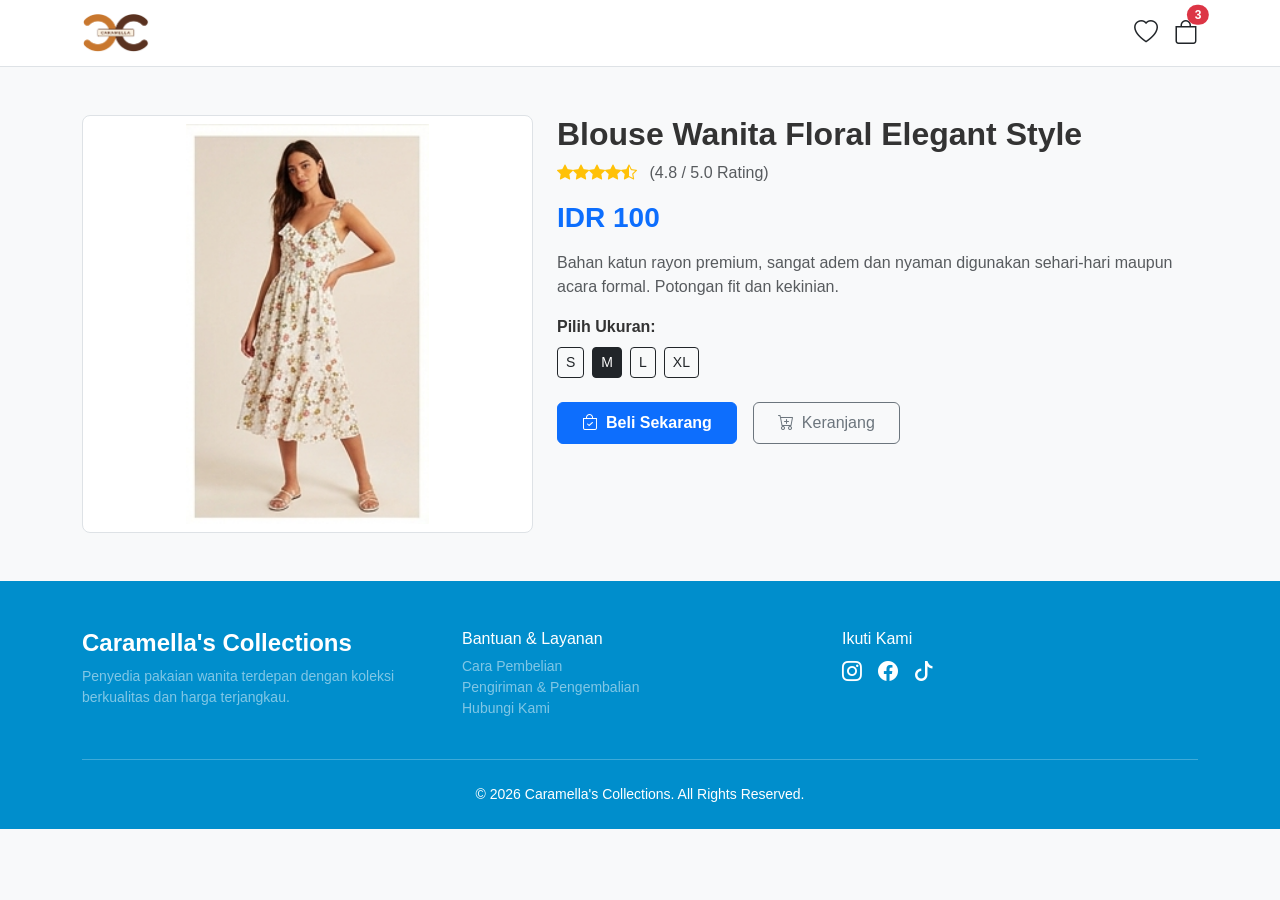
<file: caramella/produk.html>
<!DOCTYPE html>
<html lang="id">
<head>
    <meta charset="UTF-8">
    <meta name="viewport" content="width=device-width, initial-scale=1.0">
    <title>Detail Produk - Caramella's Collections</title>
    <link rel="stylesheet" href="assets/plugins/bootstrap/css/bootstrap.min.css">
    <link rel="stylesheet" href="https://cdn.jsdelivr.net/npm/bootstrap-icons@1.10.5/font/bootstrap-icons.css">
    <link rel="stylesheet" href="assets/css/style.css">
</head>
<body>

    <nav class="navbar navbar-expand-lg navbar-light bg-white border-bottom sticky-top">
        <div class="container">
            <a class="navbar-brand d-flex align-items-center gap-2" href="index.html">
                <img src="assets/img/logo.png" alt="Caramella's Collections Logo" height="40" class="d-inline-block align-text-top">
            </a>
            <div class="d-flex align-items-center gap-3">
                <!-- Link Ke Favorit -->
                <a href="favorit.html" class="text-dark"><i class="bi bi-heart fs-4"></i></a>
                <!-- Link Ke Daftar Belanjaan -->
                <a href="pesanan.html" class="text-dark position-relative">
                    <i class="bi bi-bag fs-4"></i>
                    <span class="position-absolute top-0 start-100 translate-middle badge rounded-pill bg-danger">3</span>
                </a>
            </div>
        </div>
    </nav>

    <div class="container my-5">
        <div class="row g-4">
            <!-- Frame Foto Produk Detail -->
            <div class="col-md-5">
                <div class="border rounded-3 p-2 bg-white">
                    <img src="assets/img/barang1.png" class="img-fluid rounded-3 w-100" style="max-height: 400px; object-fit: contain;" alt="Detail Baju">
                </div>
            </div>

            <!-- Detail Info Produk -->
            <div class="col-md-7">
                <h2 class="fw-bold">Blouse Wanita Floral Elegant Style</h2>
                <div class="text-warning mb-2">
                    <i class="bi bi-star-fill"></i><i class="bi bi-star-fill"></i><i class="bi bi-star-fill"></i><i class="bi bi-star-fill"></i><i class="bi bi-star-half"></i> 
                    <span class="text-muted ms-2">(4.8 / 5.0 Rating)</span>
                </div>
                <h3 class="text-primary fw-bold my-3">IDR 100</h3>
                <p class="text-muted">Bahan katun rayon premium, sangat adem dan nyaman digunakan sehari-hari maupun acara formal. Potongan fit dan kekinian.</p>
                
                <div class="mb-4">
                    <label class="fw-semibold mb-2">Pilih Ukuran:</label>
                    <div class="d-flex gap-2">
                        <button class="btn btn-outline-dark btn-sm">S</button>
                        <button class="btn btn-outline-dark btn-sm active">M</button>
                        <button class="btn btn-outline-dark btn-sm">L</button>
                        <button class="btn btn-outline-dark btn-sm">XL</button>
                    </div>
                </div>

                <!-- Tombol Beli Langsung Menuju Payment -->
                <div class="d-flex gap-3">
                    <a href="payment.html" class="btn btn-primary px-4 py-2 fw-semibold"><i class="bi bi-bag-check me-2"></i>Beli Sekarang</a>
                    <button class="btn btn-outline-secondary px-4 py-2"><i class="bi bi-cart-plus me-2"></i>Keranjang</button>
                </div>
            </div>
        </div>
    </div>

    <!-- Footer -->
    <footer class="bg-primary text-white pt-5 pb-4 mt-5" style="background-color: var(--primary-color) !important;">
        <div class="container">
            <div class="row gy-4">
                <div class="col-md-4">
                    <h5 class="fw-bold fs-4">Caramella's Collections</h5>
                    <p class="small text-white-50">Penyedia pakaian wanita terdepan dengan koleksi berkualitas dan harga terjangkau.</p>
                </div>
                <div class="col-md-4">
                    <h6>Bantuan & Layanan</h6>
                    <ul class="list-unstyled small">
                        <li><a href="#" class="text-white-50 text-decoration-none">Cara Pembelian</a></li>
                        <li><a href="#" class="text-white-50 text-decoration-none">Pengiriman & Pengembalian</a></li>
                        <li><a href="#" class="text-white-50 text-decoration-none">Hubungi Kami</a></li>
                    </ul>
                </div>
                <div class="col-md-4">
                    <h6>Ikuti Kami</h6>
                    <div class="d-flex gap-3 fs-5">
                        <a href="#" class="text-white"><i class="bi bi-instagram"></i></a>
                        <a href="#" class="text-white"><i class="bi bi-facebook"></i></a>
                        <a href="#" class="text-white"><i class="bi bi-tiktok"></i></a>
                    </div>
                </div>
            </div>
            <hr class="border-light opacity-25 my-4">
            <p class="text-center small mb-0">&copy; 2026 Caramella's Collections. All Rights Reserved.</p>
        </div>
    </footer>

    <script src="assets/plugins/bootstrap/js/bootstrap.bundle.min.js"></script>
    <script src="assets/js/main.js"></script>
</body>
</html>
</file>
<file: caramella/assets/css/style.css>
:root {
    --primary-color: #008ecc;
    --bg-light: #f8f9fa;
    --border-color: #eef2f5;
}

body {
    background-color: var(--bg-light);
    font-family: 'Segoe UI', Tahoma, Geneva, Verdana, sans-serif;
    color: #333;
}

/* Responsive Grid 5 Column Desktop */
@media (min-width: 992px) {
    .col-lg-2-4 {
        flex: 0 0 auto;
        width: 20%;
    }
}

/* Product Card */
.product-card {
    border: 1px solid var(--border-color);
    border-radius: 12px;
    background: #fff;
    transition: all 0.3s ease;
    position: relative;
    height: 100%;
}

.product-card:hover {
    box-shadow: 0 8px 20px rgba(0, 0, 0, 0.08);
    border-color: var(--primary-color);
}

.product-img-wrapper {
    position: relative;
    width: 100%;
    padding-top: 100%;
    overflow: hidden;
    border-top-left-radius: 12px;
    border-top-right-radius: 12px;
    background-color: #f9f9f9;
}

.product-img-wrapper img {
    position: absolute;
    top: 0;
    left: 0;
    width: 100%;
    height: 100%;
    object-fit: cover;
    padding: 8px;
    transition: transform 0.3s ease;
}

.product-card:hover .product-img-wrapper img {
    transform: scale(1.05);
}

.badge-discount {
    position: absolute;
    top: 8px;
    right: 8px;
    background-color: var(--primary-color);
    color: #fff;
    font-size: 11px;
    font-weight: 600;
    padding: 4px 8px;
    border-radius: 6px;
    z-index: 2;
}

.product-title {
    font-size: 14px;
    font-weight: 600;
    color: #333;
    margin-bottom: 6px;
    display: -webkit-box;
    -webkit-line-clamp: 2;
    -webkit-box-orient: vertical;
    overflow: hidden;
    height: 38px;
}

.product-price {
    font-weight: 700;
    font-size: 15px;
    color: #111;
}

.product-old-price {
    font-size: 12px;
    color: #888;
    text-decoration: line-through;
}

.product-save {
    font-size: 12px;
    color: #249b3e;
    font-weight: 600;
}

/* Detail & Payment UI Components */
.payment-card {
    background: #fff;
    border: 1px solid #e5e7eb;
    border-radius: 8px;
    padding: 20px;
}

.summary-row {
    display: flex;
    justify-content: space-between;
    margin-bottom: 8px;
    font-size: 14px;
    color: #555;
}

.summary-row.total {
    font-weight: 700;
    font-size: 16px;
    color: #111827;
    border-top: 1px solid #eee;
    padding-top: 10px;
    margin-top: 10px;
}

.expiry-text {
    color: #d97706;
    font-weight: 600;
}
</file>
